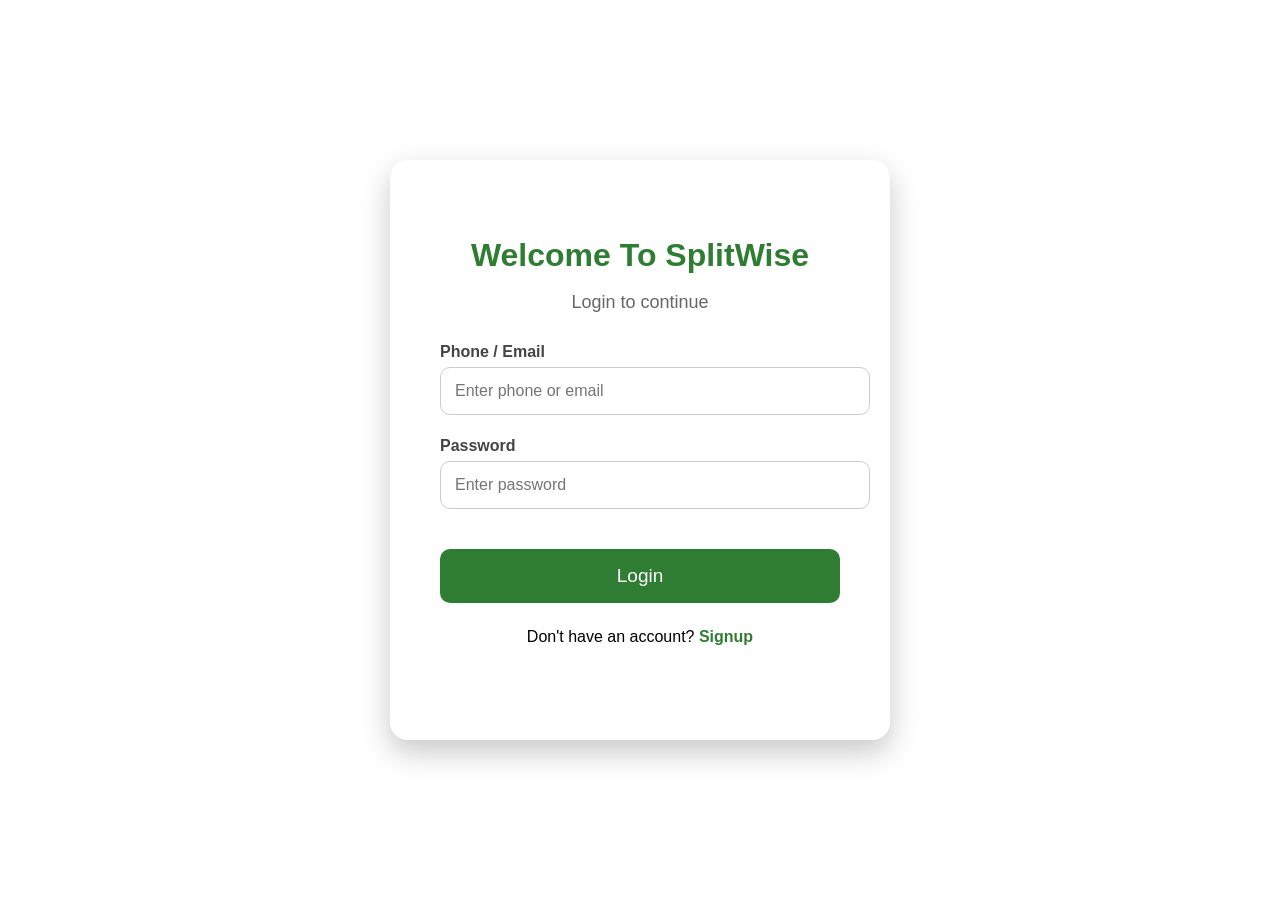
<file: SPLITWISE-EQUALLY/src/main/resources/static/index.html>
<!DOCTYPE html>
<html lang="en">
<head>
    <meta charset="UTF-8">
    <title>Login | Splitwise</title>
    <link rel="stylesheet" href="css/styles.css">
</head>
<body>

<div class="auth-container">
    <div class="auth-card">
        <h2 class="title">Welcome To SplitWise</h2>
        <p class="subtitle">Login to continue</p>

        <div class="input-group">
            <label>Phone / Email</label>
            <input type="text" id="identifier" placeholder="Enter phone or email">
        </div>

        <div class="input-group">
            <label>Password</label>
            <input type="password" id="password" placeholder="Enter password">
        </div>

        <button class="primary-btn" onclick="login()">Login</button>

        <p class="switch-text">
            Don't have an account?
            <a href="signup.html">Signup</a>
        </p>
    </div>
</div>

<script src="js/login.js"></script>
</body>
</html>
</file>
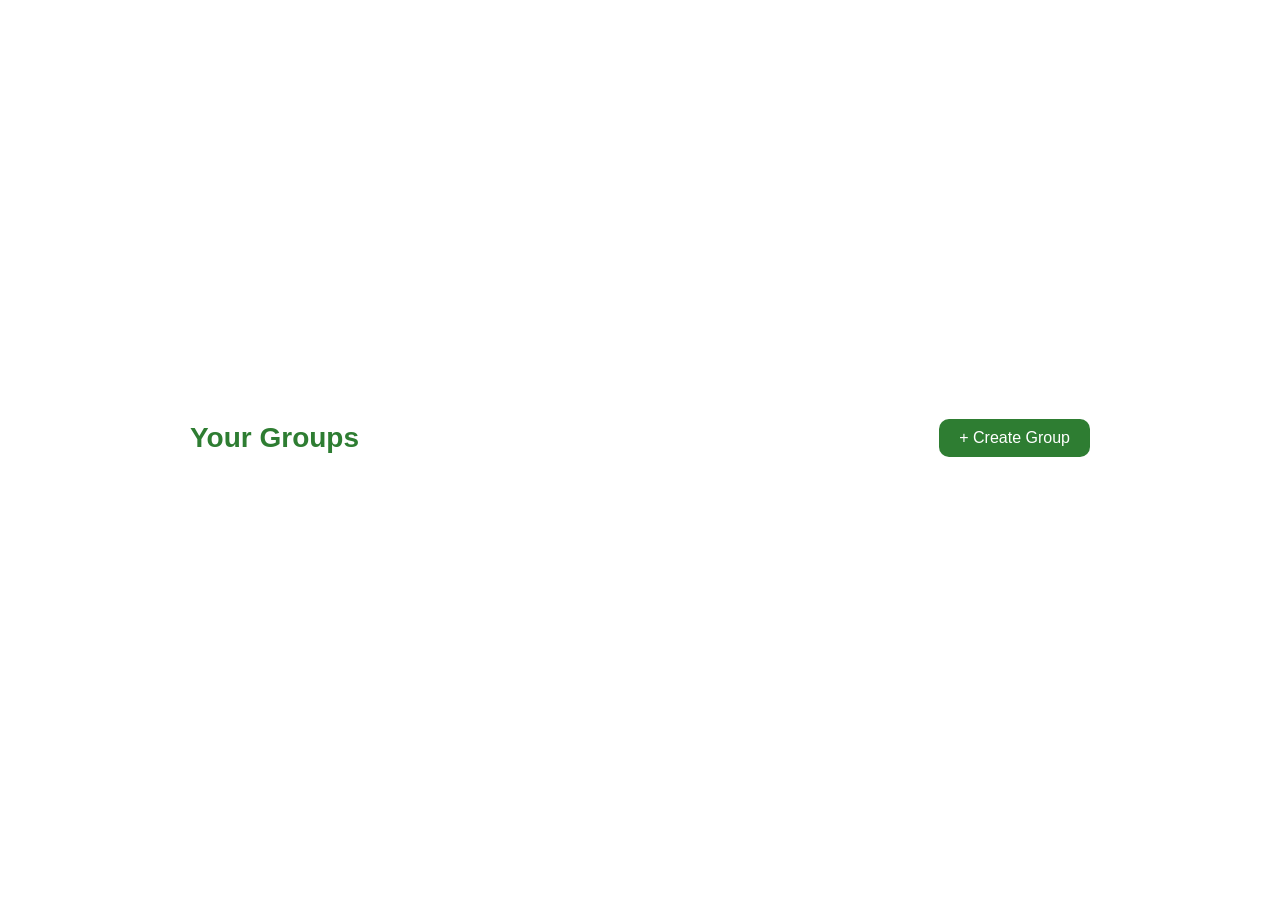
<file: SPLITWISE-EQUALLY/src/main/resources/static/dashboard.html>
<!DOCTYPE html>
<html lang="en">
<head>
    <meta charset="UTF-8">
    <title>Your Groups</title>
    <link rel="stylesheet" href="css/dashboard.css">
</head>
<body>

<div class="container">

    <div class="header-row">
        <h2>Your Groups</h2>
        <button class="create-btn" onclick="openCreateModal()">+ Create Group</button>
    </div>

    <div id="groupList" class="group-list"></div>

</div>

<!-- Modal -->
<div id="modal" class="modal">
    <div class="modal-content">
        <h3>Create New Group</h3>
        <input type="text" id="groupNameInput" placeholder="Enter group name">
        <div class="modal-actions">
            <button class="cancel-btn" onclick="closeModal()">Cancel</button>
            <button class="confirm-btn" onclick="createGroup()">Create</button>
        </div>
    </div>
</div>

<script src="js/dashboard.js"></script>
</body>
</html>


<!-- MODAL -->
<div id="modal" class="modal">
    <div class="modal-content">
        <h3>Create New Group</h3>

        <input type="text" id="groupNameInput" placeholder="Enter group name">

        <div class="modal-actions">
            <button class="cancel-btn" onclick="closeModal()">Cancel</button>
            <button class="confirm-btn" onclick="createGr
</file>
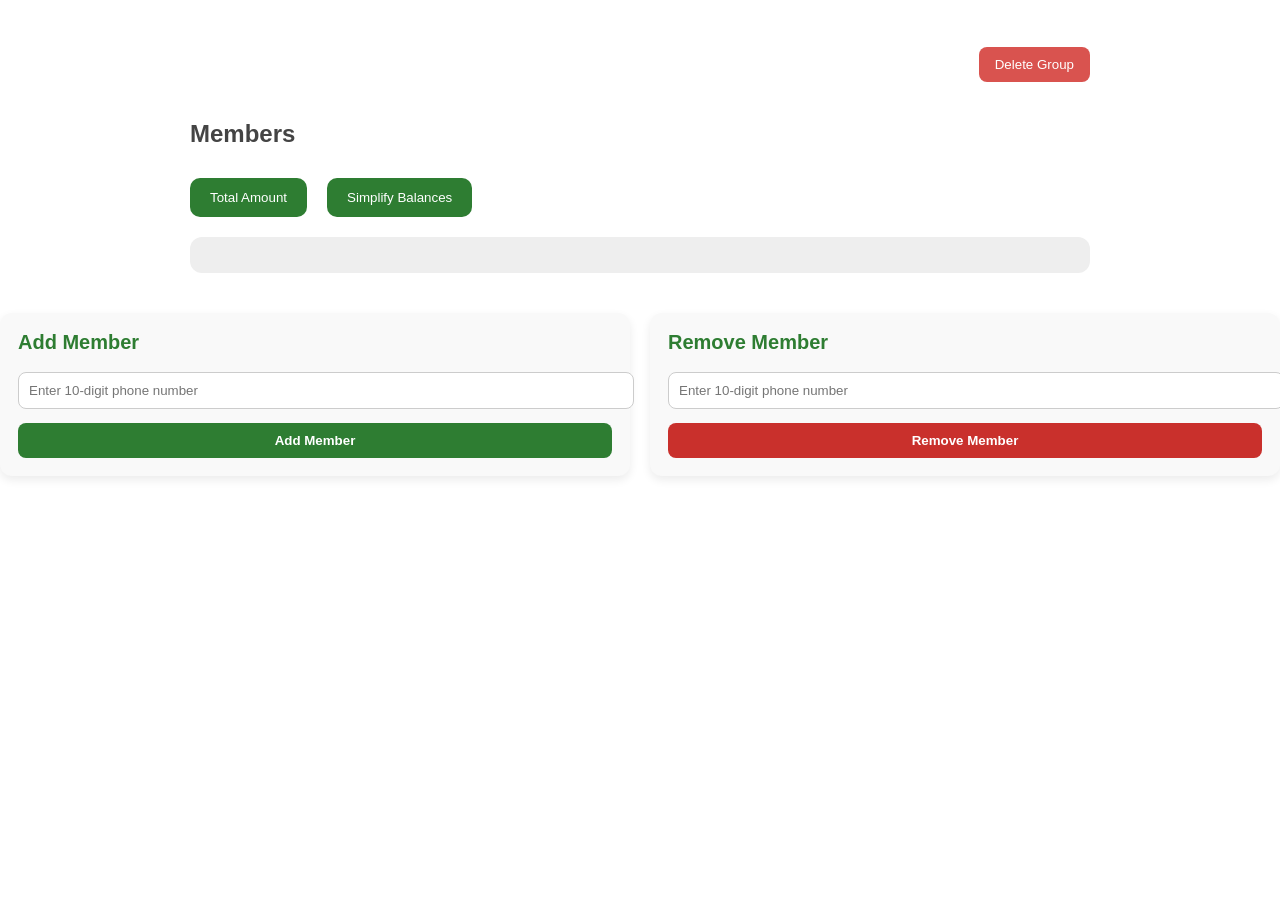
<file: SPLITWISE-EQUALLY/src/main/resources/static/group.html>
<!DOCTYPE html>
<html lang="en">
<head>
  <meta charset="UTF-8">
  <title>Group Details</title>
  <link rel="stylesheet" href="css/group.css">
</head>
<body>

<div class="group-container">

  <!-- HEADER -->
  <div class="header-row">
    <h2 id="groupTitle"></h2>
    <button id="deleteGroupBtn" class="delete-btn" onclick="deleteGroup()">Delete Group</button>
  </div>

  <!-- MEMBERS LIST -->
  <h3 class="section-title">Members</h3>
  <div id="membersArea" class="members-list"></div>

  <!-- SUMMARY BUTTONS -->
  <div class="actions-section">
    <button class="action-btn" onclick="getTotal()">Total Amount</button>
    <button class="action-btn" onclick="simplify()">Simplify Balances</button>
  </div>

  <div id="summaryOutput" class="summary-box"></div>

</div>
<!-- ADD & REMOVE MEMBER SECTION -->
<div class="member-manage-section">

  <!-- Add Member -->
  <div class="manage-box">
    <h3>Add Member</h3>
    <input type="number" id="newMemberPhone" placeholder="Enter 10-digit phone number">
    <button class="manage-btn" onclick="addMember()">Add Member</button>
  </div>

  <!-- Remove Member -->
  <div class="manage-box">
    <h3>Remove Member</h3>
    <input type="number" id="removeMemberPhone" placeholder="Enter 10-digit phone number">
    <button class="manage-btn remove" onclick="removeMember()">Remove Member</button>
  </div>

</div>

<script src="js/group.js"></script>
</body>
</html>
</file>
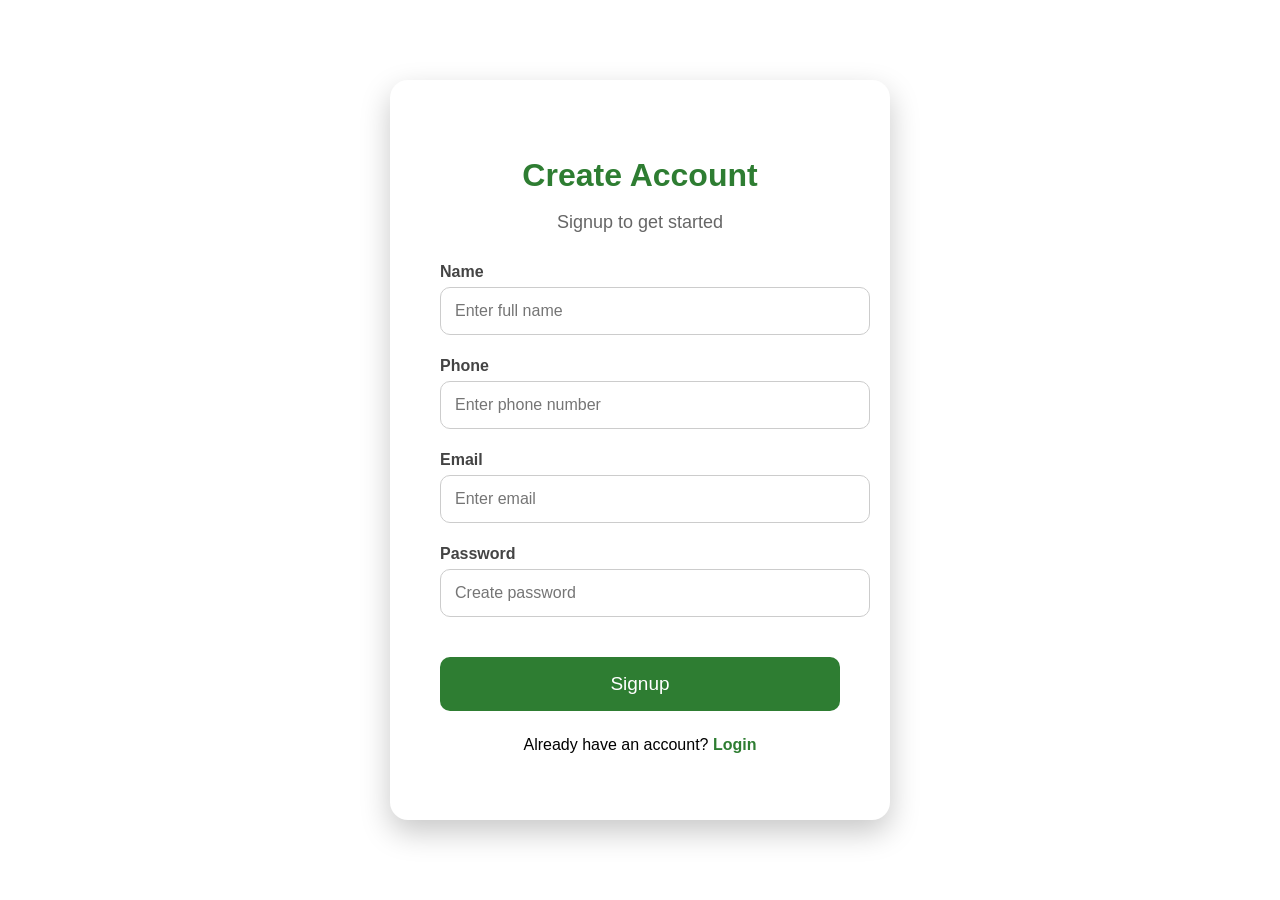
<file: SPLITWISE-EQUALLY/src/main/resources/static/signup.html>
<!DOCTYPE html>
<html lang="en">
<head>
  <meta charset="UTF-8">
  <title>Signup | Splitwise</title>
  <link rel="stylesheet" href="css/styles.css">
</head>
<body>

<div class="auth-container">
  <div class="auth-card">
    <h2 class="title">Create Account</h2>
    <p class="subtitle">Signup to get started</p>

    <div class="input-group">
      <label>Name</label>
      <input type="text" id="name" placeholder="Enter full name">
    </div>

    <div class="input-group">
      <label>Phone</label>
      <input type="text" id="phone" placeholder="Enter phone number">
    </div>

    <div class="input-group">
      <label>Email</label>
      <input type="email" id="email" placeholder="Enter email">
    </div>

    <div class="input-group">
      <label>Password</label>
      <input type="password" id="password" placeholder="Create password">
    </div>

    <button class="primary-btn" onclick="signup()">Signup</button>

    <p class="switch-text">
      Already have an account?
      <a href="index.html">Login</a>
    </p>
  </div>
</div>

<script src="js/signup.js"></script>
</body>
</html>
</file>
<file: SPLITWISE-EQUALLY/src/main/resources/static/css/styles.css>
/* Background */
body {
    margin: 0;
       padding: 0;
       font-family: "Inter", Arial, sans-serif;
       background: #ffffff;     /* ✅ White background */
       min-height: 100vh;
       display: flex;
       justify-content: center;
       align-items: center;
}

/* Larger main container */
.auth-container {
    width: 100%;
    max-width: 500px; /* Wider card */
}

/* White Card */
.auth-card {
    background: #ffffff;
    padding: 50px;             /* Increased padding */
    border-radius: 18px;       /* Rounded */
    min-height: 480px;         /* Bigger card */
    box-shadow: 0 12px 30px rgba(0, 0, 0, 0.22);
    animation: fadeIn 0.6s ease-in-out;
}

/* Fade animation */
@keyframes fadeIn {
    from { opacity: 0; transform: translateY(20px); }
    to   { opacity: 1; transform: translateY(0); }
}

/* Heading */
.title {
    font-size: 32px;
    font-weight: 700;
    text-align: center;
    margin-bottom: 10px;
    color: #2e7d32;
}

.subtitle {
    text-align: center;
    color: #666;
    font-size: 18px;
    margin-bottom: 30px;
}

/* Input fields */
.input-group {
    margin-bottom: 22px; /* More space between fields */
}

.input-group:last-of-type {
    margin-bottom: 40px; /* ✅ Proper gap before Login/Signup button */
}

.input-group label {
    font-size: 16px;
    font-weight: 600;
    display: block;
    margin-bottom: 6px;
    color: #444;
}

.input-group input {
    width: 100%;
    padding: 14px;       /* Bigger input height */
    border-radius: 10px;
    border: 1px solid #ccc;
    outline: none;
    font-size: 16px;
    transition: 0.2s;
}

.input-group input:focus {
    border-color: #4CAF50;
    box-shadow: 0 0 4px rgba(76, 175, 80, 0.4);
}

/* Button */
.primary-btn {
    width: 100%;
    padding: 16px;
    background: #2e7d32;
    color: white;
    border: none;
    border-radius: 10px;
    font-size: 19px;
    cursor: pointer;
    transition: 0.25s;
}

.primary-btn:hover {
    background: #256b28;
    transform: translateY(-3px);
}

/* Signup/Login switch text */
.switch-text {
    text-align: center;
    margin-top: 25px;
    font-size: 16px;
}

.switch-text a {
    color: #2e7d32;
    font-weight: bold;
    text-decoration: none;
}

.switch-text a:hover {
    text-decoration: underline;
}
</file>
<file: SPLITWISE-EQUALLY/src/main/resources/static/css/dashboard.css>
/* ================================
   PAGE BACKGROUND
================================ */
body {
     margin: 0;
        padding: 0;
        font-family: "Inter", Arial, sans-serif;
        background: #ffffff;     /* ✅ White background */
        min-height: 100vh;
        display: flex;
        justify-content: center;
        align-items: center;
}

/* ================================
   MAIN CONTAINER
================================ */
.container {
    width: 90%;
    max-width: 900px;
    margin: 40px auto;
}

/* ================================
   HEADER ROW (Title + Button)
================================ */
.header-row {
    display: flex;
    justify-content: space-between;
    align-items: center;
    margin-bottom: 25px;
}

.header-row h2 {
    font-size: 28px;
    font-weight: 700;
    color: #2e7d32;
    margin: 0;
}

/* Create Group Button */
.create-btn {
    background: #2e7d32;
    color: white;
    padding: 10px 20px;
    border-radius: 10px;
    border: none;
    font-size: 16px;
    cursor: pointer;
    transition: 0.2s ease;
}

.create-btn:hover {
    background: #256b28;
    transform: translateY(-2px);
}

/* ================================
   GROUP LIST
================================ */
.group-list {
    margin-top: 10px;
}

.group-item {
    background: #f3f3f3;
    padding: 16px;
    border-radius: 10px;
    margin-bottom: 12px;
    display: flex;
    justify-content: space-between;
    align-items: center;
    transition: 0.2s ease;
}

.group-item:hover {
    background: #e6e6e6;
}

.group-item span {
    font-size: 18px;
    font-weight: 600;
}

/* Open group button */
.open-btn {
    background: #2e7d32;
    color: white;
    padding: 8px 14px;
    border-radius: 8px;
    border: none;
    cursor: pointer;
    transition: 0.2s ease;
}

.open-btn:hover {
    background: #256b28;
}

/* ================================
   MODAL (BACKGROUND)
================================ */
.modal {
    display: none;
    position: fixed;
    inset: 0;
    background: rgba(0,0,0,0.55);
    justify-content: center;
    align-items: center;
    animation: fadeIn 0.2s ease-in-out;
}

@keyframes fadeIn {
    from { opacity: 0; }
    to   { opacity: 1; }
}

/* ================================
   MODAL CONTENT BOX
================================ */
.modal-content {
    width: 400px;
    background: #ffffff;
    padding: 30px;
    border-radius: 16px;
    box-shadow: 0 12px 35px rgba(0,0,0,0.25);
    animation: popIn 0.25s ease-out;
}

@keyframes popIn {
    from {
        opacity: 0;
        transform: scale(0.85);
    }
    to {
        opacity: 1;
        transform: scale(1);
    }
}

/* Modal Title */
.modal-content h3 {
    font-size: 24px;
    font-weight: 700;
    text-align: center;
    margin-bottom: 20px;
    color: #2e7d32;
}

/* Modal input */
.modal-content input {
    width: 100%;
    padding: 14px;
    font-size: 16px;
    border-radius: 10px;
    border: 1px solid #c9c9c9;
    margin-top: 10px;
    outline: none;
    transition: 0.2s;
}

.modal-content input:focus {
    border-color: #4caf50;
    box-shadow: 0 0 5px rgba(76,175,80,0.4);
}

/* ================================
   MODAL BUTTONS
================================ */
.modal-actions {
    display: flex;
    justify-content: space-between;
    margin-top: 25px;
}

/* Cancel */
.cancel-btn {
    background: #b5b5b5;
    border: none;
    padding: 12px 20px;
    border-radius: 10px;
    cursor: pointer;
    font-size: 15px;
    width: 48%;
}

.cancel-btn:hover {
    background: #9e9e9e;
}

/* Confirm (Create) */
.confirm-btn {
    background: #2e7d32;
    border: none;
    padding: 12px 20px;
    border-radius: 10px;
    cursor: pointer;
    color: white;
    font-size: 15px;
    width: 48%;
}

.confirm-btn:hover {
    background: #256b28;
}
</file>
<file: SPLITWISE-EQUALLY/src/main/resources/static/css/group.css>
body {
    margin: 0;
    font-family: "Inter", sans-serif;
    background: #ffffff;
}

.group-container {
    width: 90%;
    max-width: 900px;
    margin: 40px auto;
}

/* HEADER */
.header-row {
    display: flex;
    justify-content: space-between;
    align-items: center;
}

.header-row h2 {
    font-size: 30px;
    font-weight: 700;
    color: #2e7d32;
}

.delete-btn {
    background: #d9534f;
    border: none;
    padding: 10px 16px;
    border-radius: 8px;
    color: white;
    cursor: pointer;
}
.delete-btn:hover {
    background: #c9302c;
}

/* MEMBERS SECTION */
.section-title {
    font-size: 24px;
    font-weight: 600;
    margin-top: 30px;
    color: #444;
}

.members-list {
    margin-top: 15px;
}

.member-card {
    background: #f3f3f3;
    padding: 18px;
    border-radius: 12px;
    margin-bottom: 14px;
    box-shadow: 0 4px 15px rgba(0,0,0,0.1);
}

/* Payment history */
.transaction-history {
    margin-top: 10px;
    background: #ffffff;
    border-radius: 10px;
    padding: 10px;
}

.transaction-item {
    padding: 6px 0;
    border-bottom: 1px solid #ddd;
}

/* ADD PAYMENT */
.add-pay-row {
    margin-top: 12px;
    display: flex;
    gap: 10px;
}

.add-pay-row input {
    padding: 10px;
    border: 1px solid #ccc;
    border-radius: 8px;
    flex-grow: 1;
}

.add-btn {
    background: #2e7d32;
    color: white;
    border: none;
    border-radius: 8px;
    padding: 10px 15px;
    cursor: pointer;
}
.add-btn:hover {
    background: #256b28;
}

/* SUMMARY BUTTONS */
.actions-section {
    margin-top: 30px;
    display: flex;
    gap: 20px;
}

.action-btn {
    padding: 12px 20px;
    background: #2e7d32;
    color: white;
    border: none;
    border-radius: 10px;
    cursor: pointer;
}
.action-btn:hover {
    background: #256b28;
}

/* SUMMARY OUTPUT */
.summary-box {
    margin-top: 20px;
    background: #eeeeee;
    padding: 18px;
    border-radius: 12px;
    font-size: 16px;
}
/* ADD + REMOVE MEMBER SECTION */
.member-manage-section {
    margin-top: 25px;
    display: flex;
    gap: 20px;
}

.manage-box {
    flex: 1;
    background: #f9f9f9;
    border-radius: 12px;
    padding: 18px;
    box-shadow: 0 4px 10px rgba(0,0,0,0.08);
}

.manage-box h3 {
    margin: 0 0 10px;
    color: #2e7d32;
    font-size: 20px;
}

.manage-box input {
    width: 100%;
    padding: 10px;
    border: 1px solid #ccc;
    border-radius: 8px;
    margin-top: 8px;
}

.manage-btn {
    width: 100%;
    margin-top: 14px;
    padding: 10px;
    border: none;
    background: #2e7d32;
    color: white;
    border-radius: 8px;
    font-weight: 600;
    cursor: pointer;
}

.manage-btn:hover {
    background: #256b28;
}

.manage-btn.remove {
    background: #c9302c;
}

.manage-btn.remove:hover {
    background: #b02222;
}
</file>
